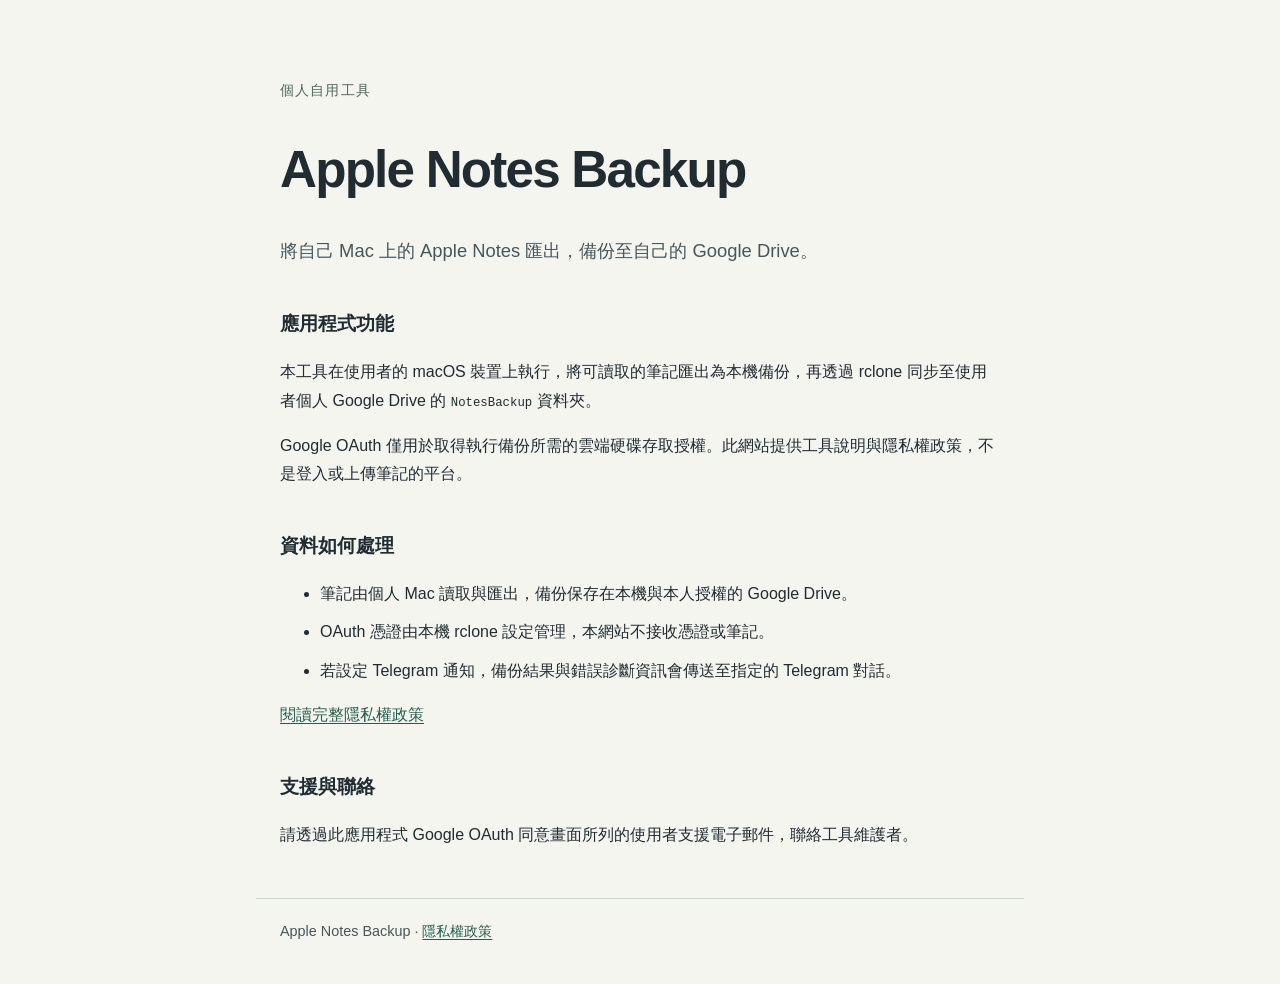
<file: index.html>
<!doctype html>
<html lang="zh-Hant">
  <head>
    <meta charset="utf-8">
    <meta name="viewport" content="width=device-width, initial-scale=1">
    <meta name="description" content="Apple Notes Backup：在個人 Mac 匯出 Apple Notes，並備份到本人 Google Drive 的個人自用工具。">
    <title>Apple Notes Backup — 個人筆記備份</title>
    <link rel="stylesheet" href="styles.css">
  </head>
  <body>
    <main>
      <p class="eyebrow">個人自用工具</p>
      <h1>Apple Notes Backup</h1>
      <p class="lead">將自己 Mac 上的 Apple Notes 匯出，備份至自己的 Google Drive。</p>
      <section aria-labelledby="function">
        <h2 id="function">應用程式功能</h2>
        <p>本工具在使用者的 macOS 裝置上執行，將可讀取的筆記匯出為本機備份，再透過 rclone 同步至使用者個人 Google Drive 的 <code>NotesBackup</code> 資料夾。</p>
        <p>Google OAuth 僅用於取得執行備份所需的雲端硬碟存取授權。此網站提供工具說明與隱私權政策，不是登入或上傳筆記的平台。</p>
      </section>
      <section aria-labelledby="data">
        <h2 id="data">資料如何處理</h2>
        <ul>
          <li>筆記由個人 Mac 讀取與匯出，備份保存在本機與本人授權的 Google Drive。</li>
          <li>OAuth 憑證由本機 rclone 設定管理，本網站不接收憑證或筆記。</li>
          <li>若設定 Telegram 通知，備份結果與錯誤診斷資訊會傳送至指定的 Telegram 對話。</li>
        </ul>
        <p><a href="privacy.html">閱讀完整隱私權政策</a></p>
      </section>
      <section aria-labelledby="contact">
        <h2 id="contact">支援與聯絡</h2>
        <p>請透過此應用程式 Google OAuth 同意畫面所列的使用者支援電子郵件，聯絡工具維護者。</p>
      </section>
    </main>
    <footer>Apple Notes Backup · <a href="privacy.html">隱私權政策</a></footer>
  </body>
</html>
</file>
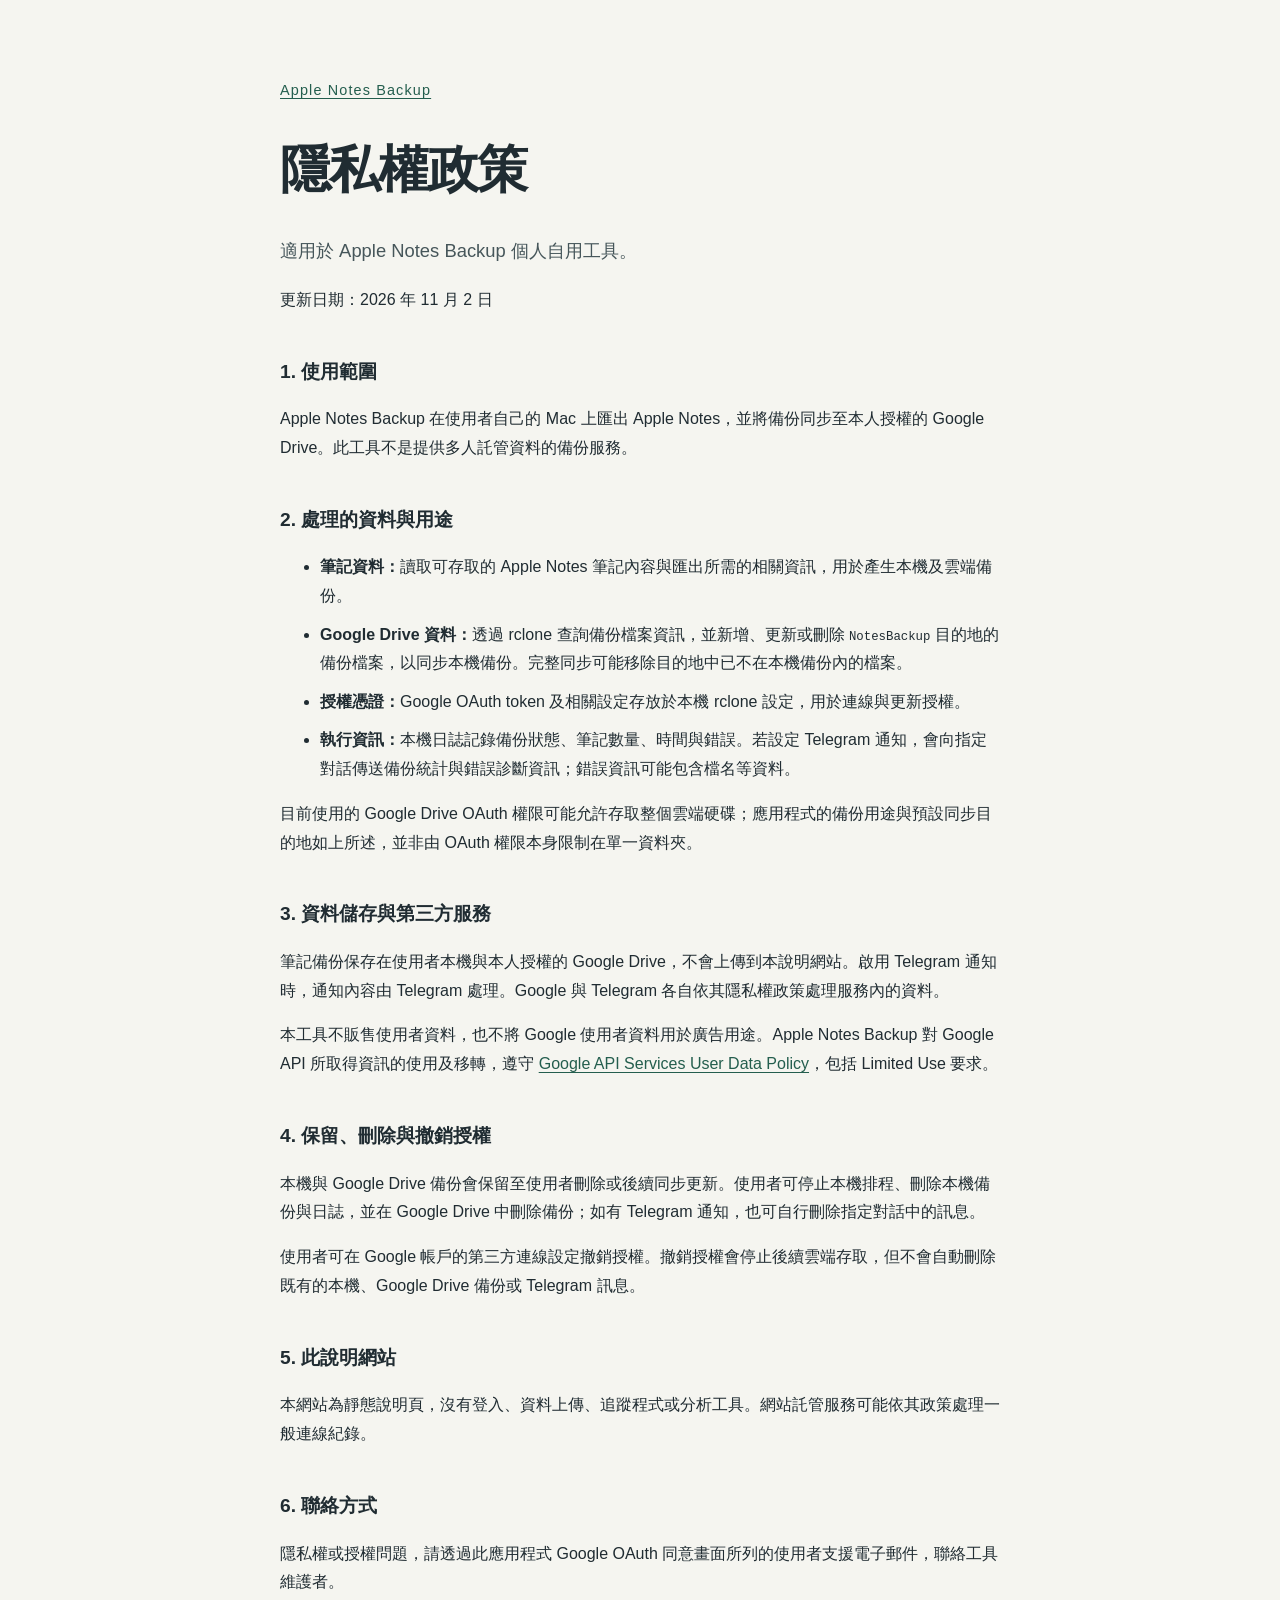
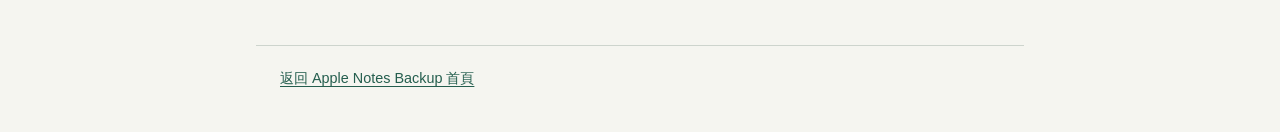
<file: privacy.html>
<!doctype html>
<html lang="zh-Hant">
  <head>
    <meta charset="utf-8">
    <meta name="viewport" content="width=device-width, initial-scale=1">
    <meta name="description" content="Apple Notes Backup 個人筆記備份工具的隱私權政策與 Google Drive 資料處理說明。">
    <title>隱私權政策 — Apple Notes Backup</title>
    <link rel="stylesheet" href="styles.css">
  </head>
  <body>
    <main>
      <p class="eyebrow"><a href="index.html">Apple Notes Backup</a></p>
      <h1>隱私權政策</h1>
      <p class="lead">適用於 Apple Notes Backup 個人自用工具。</p>
      <p>更新日期：2026 年 11 月 2 日</p>
      <section aria-labelledby="scope">
        <h2 id="scope">1. 使用範圍</h2>
        <p>Apple Notes Backup 在使用者自己的 Mac 上匯出 Apple Notes，並將備份同步至本人授權的 Google Drive。此工具不是提供多人託管資料的備份服務。</p>
      </section>
      <section aria-labelledby="information">
        <h2 id="information">2. 處理的資料與用途</h2>
        <ul>
          <li><strong>筆記資料：</strong>讀取可存取的 Apple Notes 筆記內容與匯出所需的相關資訊，用於產生本機及雲端備份。</li>
          <li><strong>Google Drive 資料：</strong>透過 rclone 查詢備份檔案資訊，並新增、更新或刪除 <code>NotesBackup</code> 目的地的備份檔案，以同步本機備份。完整同步可能移除目的地中已不在本機備份內的檔案。</li>
          <li><strong>授權憑證：</strong>Google OAuth token 及相關設定存放於本機 rclone 設定，用於連線與更新授權。</li>
          <li><strong>執行資訊：</strong>本機日誌記錄備份狀態、筆記數量、時間與錯誤。若設定 Telegram 通知，會向指定對話傳送備份統計與錯誤診斷資訊；錯誤資訊可能包含檔名等資料。</li>
        </ul>
        <p>目前使用的 Google Drive OAuth 權限可能允許存取整個雲端硬碟；應用程式的備份用途與預設同步目的地如上所述，並非由 OAuth 權限本身限制在單一資料夾。</p>
      </section>
      <section aria-labelledby="sharing">
        <h2 id="sharing">3. 資料儲存與第三方服務</h2>
        <p>筆記備份保存在使用者本機與本人授權的 Google Drive，不會上傳到本說明網站。啟用 Telegram 通知時，通知內容由 Telegram 處理。Google 與 Telegram 各自依其隱私權政策處理服務內的資料。</p>
        <p>本工具不販售使用者資料，也不將 Google 使用者資料用於廣告用途。Apple Notes Backup 對 Google API 所取得資訊的使用及移轉，遵守 <a href="https://developers.google.com/terms/api-services-user-data-policy">Google API Services User Data Policy</a>，包括 Limited Use 要求。</p>
      </section>
      <section aria-labelledby="retention">
        <h2 id="retention">4. 保留、刪除與撤銷授權</h2>
        <p>本機與 Google Drive 備份會保留至使用者刪除或後續同步更新。使用者可停止本機排程、刪除本機備份與日誌，並在 Google Drive 中刪除備份；如有 Telegram 通知，也可自行刪除指定對話中的訊息。</p>
        <p>使用者可在 Google 帳戶的第三方連線設定撤銷授權。撤銷授權會停止後續雲端存取，但不會自動刪除既有的本機、Google Drive 備份或 Telegram 訊息。</p>
      </section>
      <section aria-labelledby="website">
        <h2 id="website">5. 此說明網站</h2>
        <p>本網站為靜態說明頁，沒有登入、資料上傳、追蹤程式或分析工具。網站託管服務可能依其政策處理一般連線紀錄。</p>
      </section>
      <section aria-labelledby="contact">
        <h2 id="contact">6. 聯絡方式</h2>
        <p>隱私權或授權問題，請透過此應用程式 Google OAuth 同意畫面所列的使用者支援電子郵件，聯絡工具維護者。</p>
      </section>
    </main>
    <footer><a href="index.html">返回 Apple Notes Backup 首頁</a></footer>
  </body>
</html>
</file>
<file: styles.css>
:root {
  color-scheme: light dark;
  font-family: -apple-system, BlinkMacSystemFont, "Noto Sans TC", sans-serif;
  line-height: 1.8;
  color: #202c32;
  background: #f5f5f0;
}

* { box-sizing: border-box; }
body { margin: 0; }
main, footer { max-width: 48rem; margin-inline: auto; padding-inline: 1.5rem; }
main { padding-block: 4rem 2rem; }
h1 { font-size: clamp(2.1rem, 6vw, 3.2rem); line-height: 1.2; letter-spacing: -0.035em; }
h2 { font-size: 1.2rem; margin-top: 2.5rem; }
p, li { overflow-wrap: anywhere; }
.eyebrow { color: #4e665e; font-size: 0.9rem; letter-spacing: 0.08em; }
.lead { font-size: 1.15rem; color: #46565a; }
a { color: #245e4e; text-underline-offset: 0.2em; }
a:focus-visible { outline: 2px solid currentColor; outline-offset: 4px; }
li + li { margin-top: 0.6rem; }
code { font-size: 0.95em; }
footer { border-top: 1px solid #cdd4cd; padding-block: 1.25rem 2.5rem; color: #46565a; font-size: 0.9rem; }

@media (prefers-color-scheme: dark) {
  :root { color: #e2e7e4; background: #15201c; }
  .eyebrow, .lead, footer { color: #b8c8c0; }
  a { color: #a2d7be; }
  footer { border-color: #3d5147; }
}
</file>
